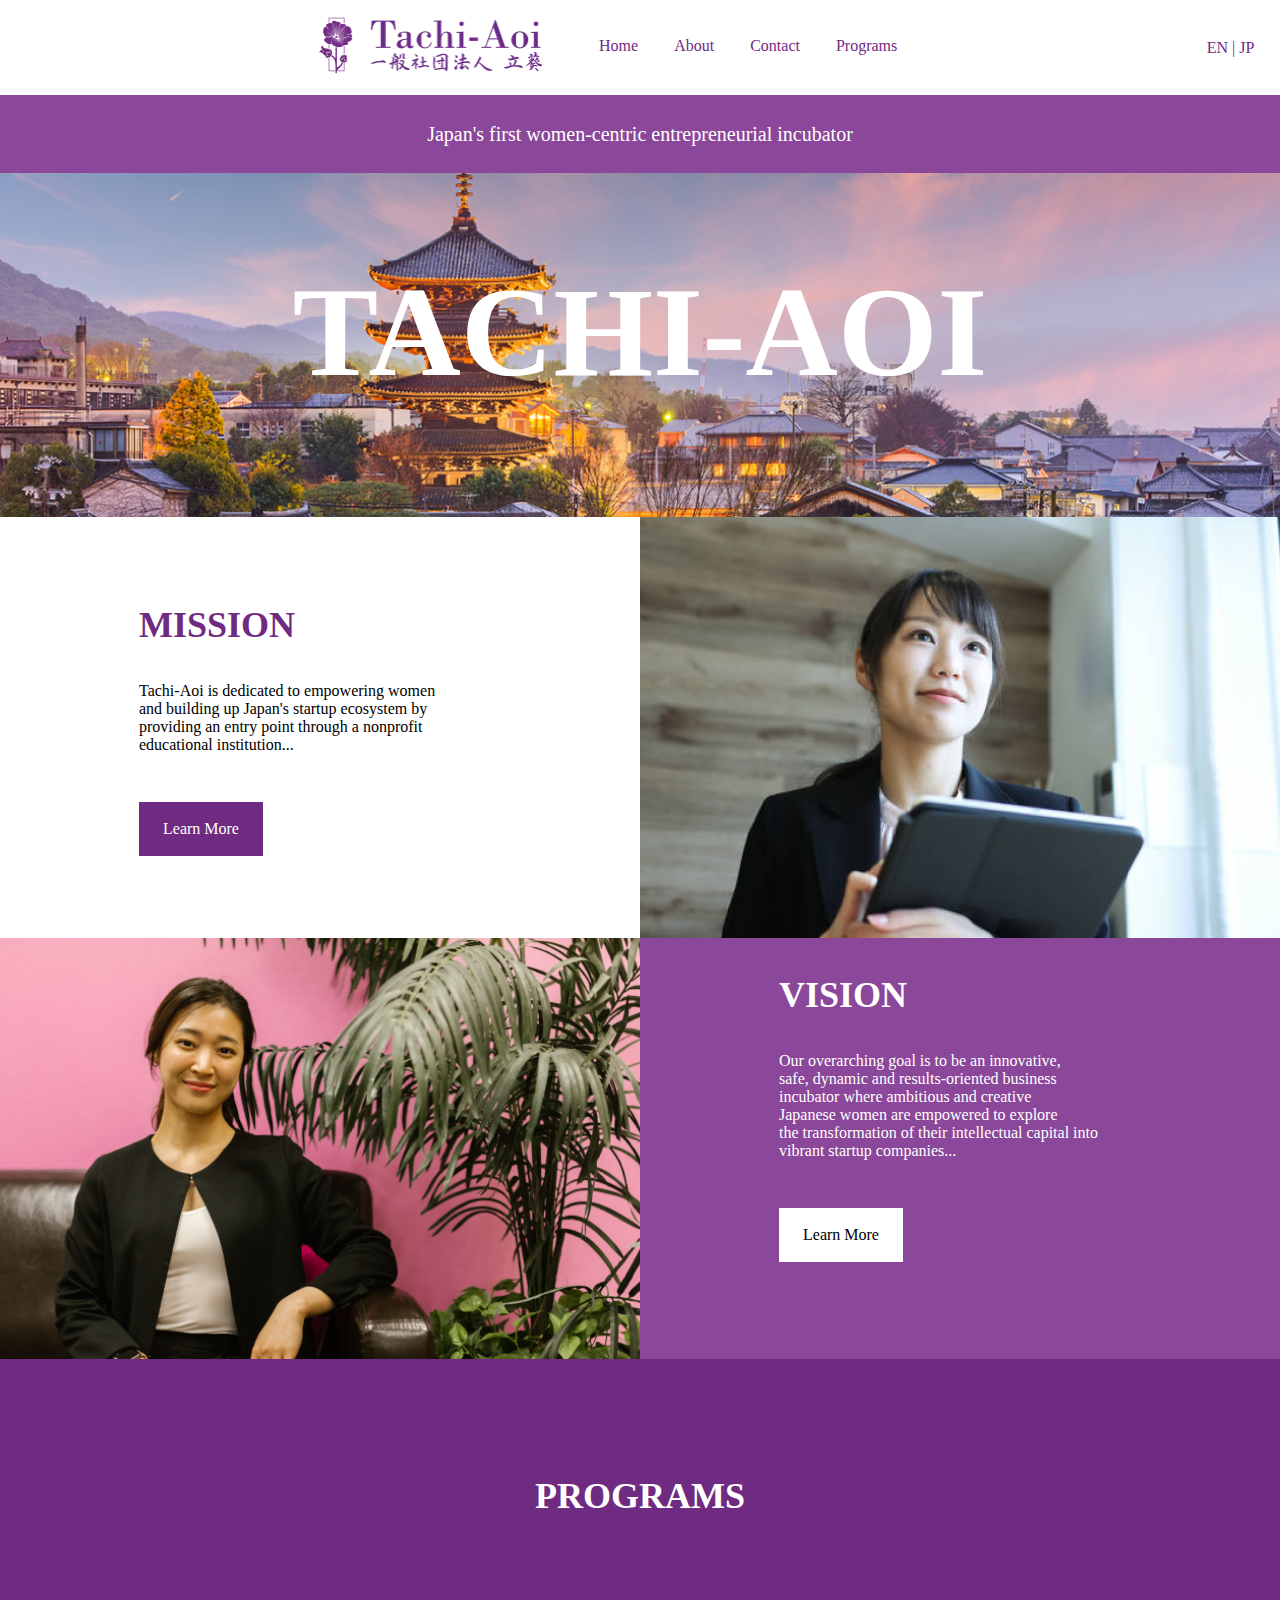
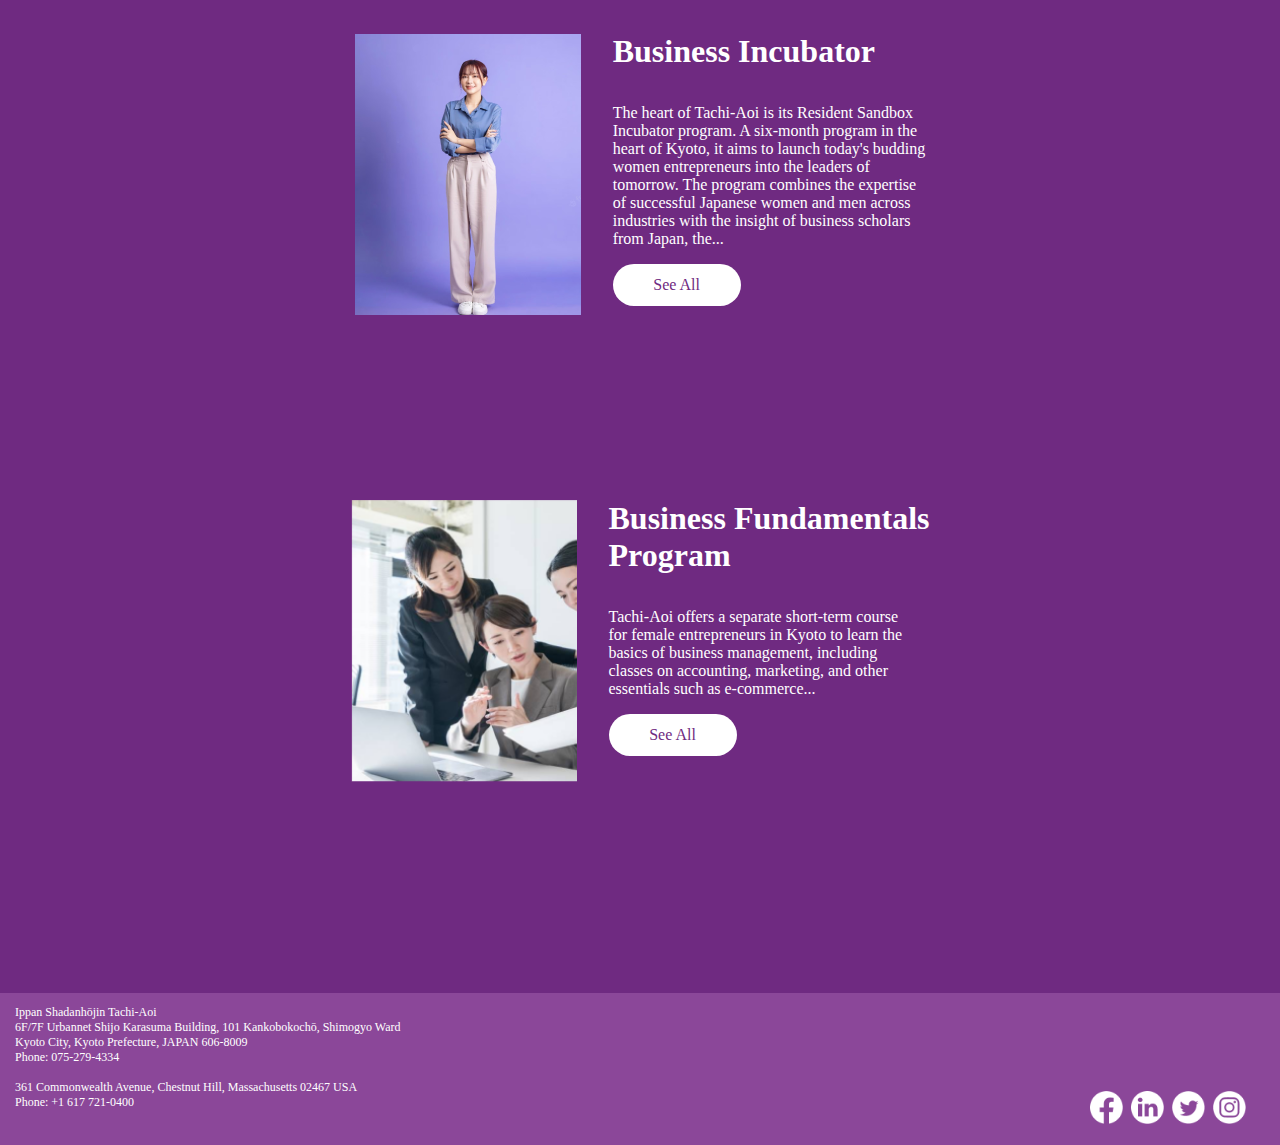
<file: Tachi_Aoi_Site_4/index.html>
<!DOCTYPE html>
<html lang="ja">

<head>
    <meta charset="UTF-8">
    <title>Home</title>
    <link rel="stylesheet" href="Css/style.css">
    <link rel="preconnect" href="https://fonts.googleapis.com">
    <link rel="preconnect" href="https://fonts.gstatic.com" crossorigin>
    <link href="https://fonts.googleapis.com/css2?family=Noto+Sans+JP&display=swap" rel="stylesheet">
</head>

<body>
    <header>
        <div class="nav">
            <div class="nav2">
                <div class="logo">
                    <img src="Images/Tachi_Aoi_Logo-01.png">
                </div>
                <div id="englishContent">
                    <div class="list">
                        <ul>
                            <li><a href="index.html">Home</a></li>
                            <li><a href="About.html">About</a></li>
                            <li><a href="Contact.html">Contact</a></li>
                            <li><a href="Programs.html"> Programs</a></li>

                        </ul>
                    </div>
                </div>
                <div id="japaneseContent" style="display: none;">
                    <div class="list">
                        <ul>
                            <li><a href="Tachi_Aoi_Site/Index.html">ホーム</a></li>
                            <li><a href="Tachi_Aoi_Site/About.html">立葵について</a></li>
                            <li><a href="Tachi_Aoi_Site/Contact.html">お問い合せ</a></li>
                            <li><a href="Tachi_Aoi_Site/Programs.html">プログラム</a></li>

                        </ul>
                    </div>
                </div>




            </div>
            <div class="nav3">
                <button id="toggleButton">EN | JP</button>

            </div>

        </div>
    </header>

    <div class="englishContent">
        <div class="infobar">
            <p>
                Japan's first women-centric entrepreneurial incubator
            </p>

        </div>
    </div>
    <div class="japaneseContent" style="display: none;">
        <div class="infobar">
            <p>
                日本初の女性中心の起業家育成インキュベーター
            </p>

        </div>
    </div>

    <div class="englishContent">
        <div class="parent">
            <div class="skyline">
                <h1>
                    TACHI-AOI
                </h1>
            </div>
        </div>
    </div>

    <div class="japaneseContent" style="display: none;">
        <div class="parent">
            <div class="skyline">
                <h1>
                    立葵
                </h1>
            </div>
        </div>
    </div>


    <div class="section1">
        <div class="content">
            <div class="text">
                <div class="englishContent">
                    <p id="heading">
                        <strong>MISSION</strong>
                    </p>
                </div>
                <div class="japaneseContent" style="display: none;">
                    <p id="heading">
                        <strong>私たちの仕事</strong>
                    </p>
                </div>
                <div class="englishContent">
                    <p>
                        Tachi-Aoi is dedicated to empowering women<br>
                        and building up Japan's startup ecosystem by<br>
                        providing an entry point through a nonprofit<br>
                        educational institution...
                    </p>
                </div>
                <div class="japaneseContent" style="display: none;">
                    <p>
                        立葵は、非営利の教育機関を通じてビジネスチ
                        ャンスへの足がかりを提供することを目的に、
                        女性のエンパワーメントと日本のスタートアップエコシステムの構築に専念しています。。

                    </p>
                </div>

                <div id="button">
                    <div class="englishContent">
                        <p>
                            <a href="Tachi_Aoi_Site/About.html">Learn More</a>
                        </p>
                    </div>
                    <div class="japaneseContent" style="display: none;">
                        <p>
                            <a href="Tachi_Aoi_Site/About.html">もっと詳しく知る</a>
                        </p>
                    </div>

                </div>

            </div>


        </div>
        <div class="office_girl">


        </div>


    </div>
    <div class="section2">


        <div class="content2">
            <div class="text2">
                <div class="englishContent">
                    <p id="heading2">
                        <strong>VISION</strong>
                    </p>
                </div>
                <div class="japaneseContent" style="display: none;">
                    <p id="heading2">
                        <strong>私たちが目指すもの</strong>
                    </p>
                </div>
                <div class="englishContent">
                    <p>
                        Our overarching goal is to be an innovative,<br>
                        safe, dynamic and results-oriented business<br>
                        incubator where ambitious and creative<br>
                        Japanese women are empowered to explore<br>
                        the transformation of their intellectual capital into<br>
                        vibrant startup companies...
                    </p>
                </div>
                <div class="japaneseContent" style="display: none;">
                    <p>

                        私たちの最大の目標は、大志を抱く創造的な日本の女性が<br>
                        彼女たちの知的資本を活気あるスタートアップ企業に変換することを探求できる、<br>
                        革新的で安全でダイナミックで結果重視のビジネスインキュベーターになることです。

                    </p>
                </div>


                <div id="button2">
                    <div class="englishContent">
                        <p>
                            <a href="Tachi_Aoi_Site/About.html">Learn More</a>
                        </p>
                    </div>
                    <div class="japaneseContent" style="display: none;">
                        <p>
                            <a href="Tachi_Aoi_Site/About.html">もっと詳しく知る</a>
                        </p>
                    </div>

                </div>
            </div>
        </div>
        <div class="office_girl2">

        </div>

    </div>

    <div class="programs">

        <div class="heading3">
            <div class="englishContent">
                <p>
                    <strong>PROGRAMS</strong>
                </p>
            </div>
            <div class="japaneseContent" style="display: none;">
                <p>
                    <strong>プログラム</strong>
                </p>
            </div>
        </div>

        <div class="progcont">

            <div class="program1">

                <div class="position">
                    <div class="purple"></div>

                    <div class="text3">
                        <div class="englishContent">
                            <p id="heading3">
                                <strong> Business Incubator</strong>
                            </p>
                        </div>
                        <div class="japaneseContent" style="display: none;">
                            <p id="heading3">
                                <strong> ビジネス・インキュベー<br>ションプログラム</strong>
                            </p>
                        </div>

                        <br>
                        <div>
                            <div class="englishContent">
                                <p>

                                    The heart of Tachi-Aoi is its Resident Sandbox<br>
                                    Incubator program. A six-month program in the<br>
                                    heart of Kyoto, it aims to launch today's budding <br>
                                    women entrepreneurs into the leaders of<br>
                                    tomorrow. The program combines the expertise<br>
                                    of successful Japanese women and men across<br>
                                    industries with the insight of business scholars<br>
                                    from Japan, the...
                                </p>
                            </div>
                            <div class="japaneseContent" style="display: none;">
                                <p>

                                    「立葵」Tachi-Aoiの要は、サンドボックス<br>
                                    (外部から仕切られた環境で自由に遊べる砂)<br>
                                    型インキュベータープログラムです。このサン<br>
                                    ドボックス型プログラムは参加者にアイデアを実験<br>
                                    し、革新的なビジネスアプロ ーチを模索する環境<br>
                                    を提供します。京都の中心地で6か月間行われるこ<br>
                                    のプログラムは、新しく生まれようとする女性起業<br>
                                    家を明日のリーダーに育てることを目指しています。。。
                                </p>
                            </div>

                        </div>

                        <div class="button3">
                            <div class="englishContent">
                                <a href="Programs.html">See All</a>
                            </div>
                            <div class="japaneseContent" style="display: none;">
                                <a href="Programs.html">すべてを見る</a>
                            </div>

                        </div>
                    </div>
                </div>

            </div>
            <div class="program2">

                <div class="position2">
                    <div class="purple2">

                    </div>

                    <div class="text4">
                        <div class="englishContent">
                            <p id="heading4">
                                <strong>Business Fundamentals<br> Program</strong>
                            </p>
                        </div>
                        <div class="japaneseContent" style="display: none;">
                            <p id="heading4">
                                <strong>ビジネス基礎<br>プログラム</strong>
                            </p>
                        </div>

                        <div>
                            <br>
                            <div class="englishContent">
                                <p>
                                    Tachi-Aoi offers a separate short-term course <br>
                                    for female entrepreneurs in Kyoto to learn the<br>
                                    basics of business management, including <br>
                                    classes on accounting, marketing, and other <br>
                                    essentials such as e-commerce...
                                </p>
                            </div>
                            <div class="japaneseContent" style="display: none;">
                                <p>
                                    立葵は、京都の女性起業家がビジネ<br>
                                    ス管理の基礎を学ぶための別途短期コー<br>
                                    スも提供しています。会計やマーケティン<br>
                                    グなどの必須科目や、電子商取引など<br>
                                    の授業が含まれます。。。
                                </p>
                            </div>

                        </div>
                        <div class="englishContent">
                            <div class="button4">

                                <a href="Programs.html">See All</a>
                            </div>
                        </div>

                        <div class="japaneseContent" style="display: none;">
                            <div class="button4">
                                <a href="Programs.html">すべてを見る</a>
                            </div>
                        </div>

                    </div>

                </div>


            </div>


        </div>




    </div>
    <script src="script.js"></script>

</body>
<footer>
    <div class="footer">

        <div class="address">
            <div class="englishContent">
                <p>
                    Ippan Shadanhōjin Tachi-Aoi<br>
                    6F/7F Urbannet Shijo Karasuma Building, 101 Kankobokochō, Shimogyo Ward<br>
                    Kyoto City, Kyoto Prefecture, JAPAN 606-8009<br>
                    Phone: 075-279-4334<br>
                    <br>
                    361 Commonwealth Avenue, Chestnut Hill, Massachusetts 02467 USA<br>
                    Phone: +1 617 721-0400
                </p>
            </div>
            <div class="japaneseContent" style="display: none;">
                <p>
                    一般社団法人 立葵<br>
                    〒600-8009 京都府京都市下京区函谷鉾町101<br>
                    アーバンネット四条烏丸ビル6階・7階<br>
                    電話番号:075-279-4334<br>
                    <br>
                    361 Commonwealth Avenue, Chestnut Hill, Massachusetts 02467 USA<br>
                    電話番号： +1 617 721-0400
                </p>
            </div>


        </div>
        <div id="copyright">

        </div>
        <div>
            <div class="socials">
                <a href="https://www.facebook.com/TachiAoiJP"><img src="Images/Facebook_logo-01.png"></a>
                <a href="https://www.linkedin.com/company/tachi-aoi-jp/"><img src="Images/LinkedIN_Logo-01.png"></a>
                <a><img src="Images/Twitter_Logo-01.png"></a>
                <a href="https://www.instagram.com/tachi_aoi_jp/"><img src="Images/Instagram_Logo-01.png"></a>
            </div>
        </div>

    </div>

</footer>

</html>
</file>
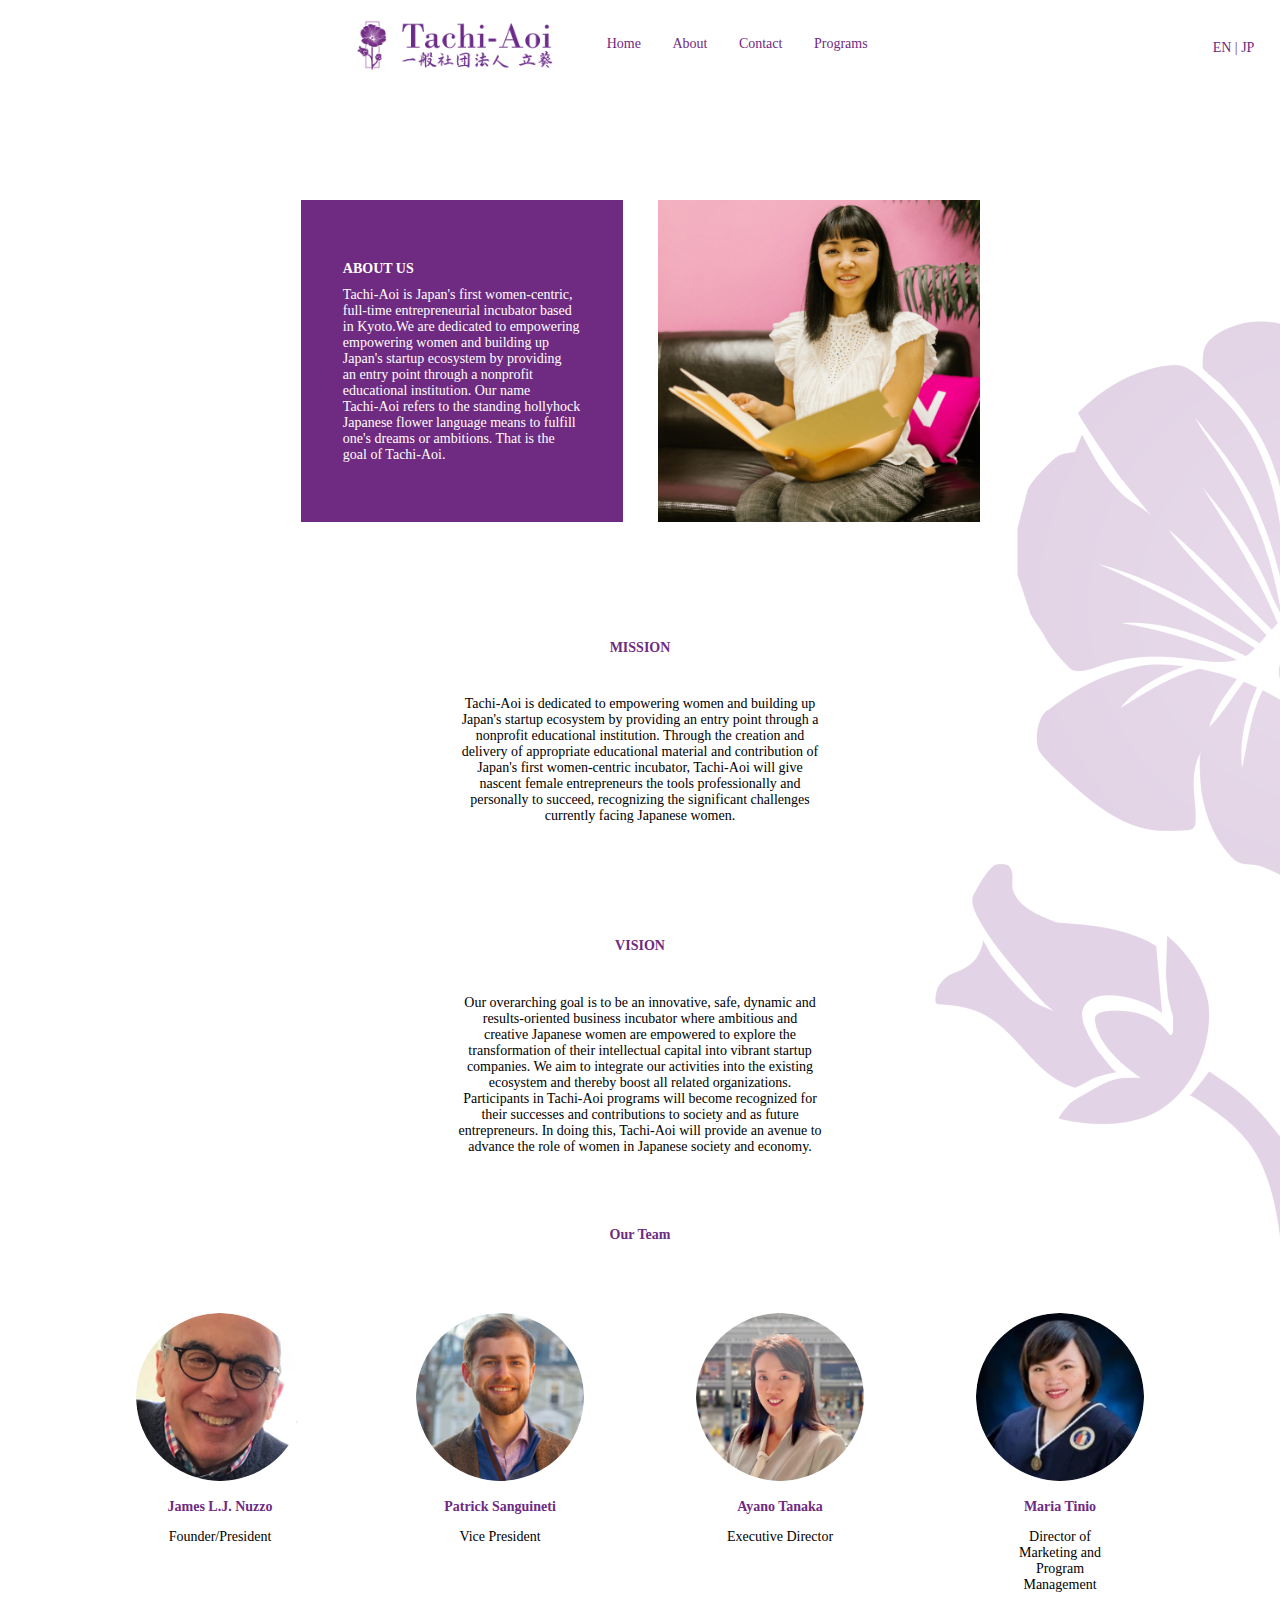
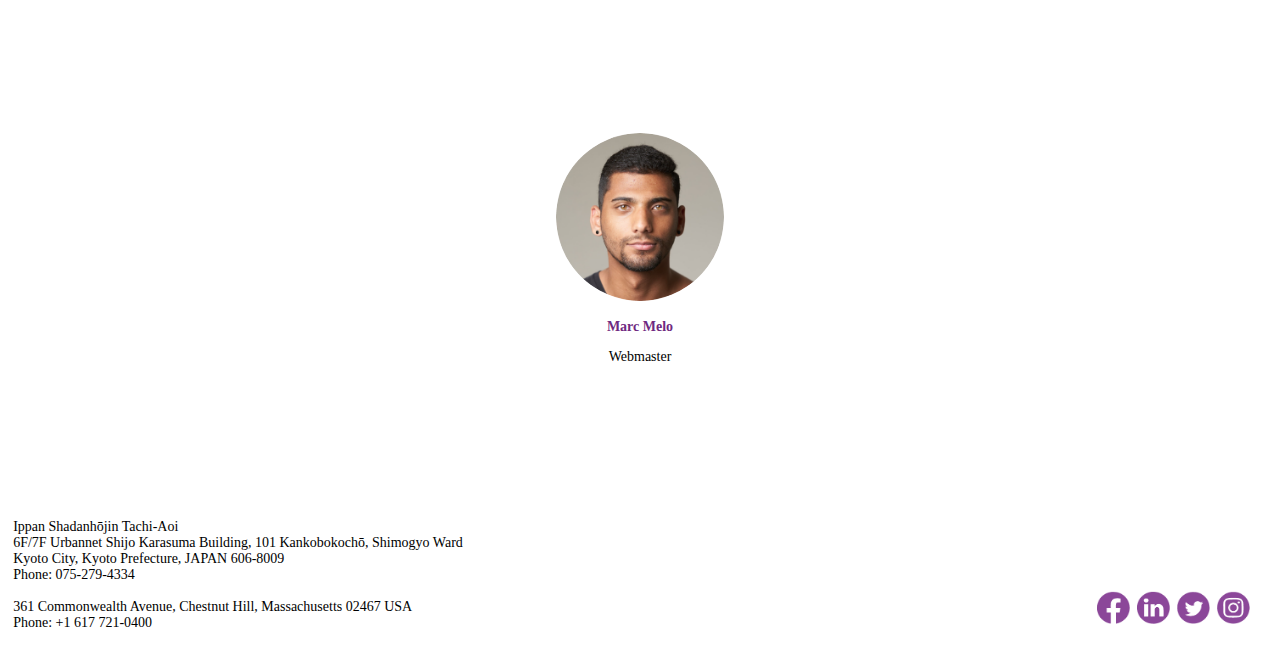
<file: Tachi_Aoi_Site_4/About.html>
<!DOCTYPE html>
<html lang="ja">

<head>
    <meta charset="UTF-8">
    <title>tachi-aoi.jp</title>
    <link rel="stylesheet" href="Css/About.css">
    <meta name="viewport" content="width=device-width, initial-scale=1">
    <link rel="preconnect" href="https://fonts.googleapis.com">
    <link rel="preconnect" href="https://fonts.gstatic.com" crossorigin>
    <link href="https://fonts.googleapis.com/css2?family=Inter&display=swap" rel="stylesheet">
</head>

<header>
    <div class="nav">
        <div class="nav2">
            <div class="logo">
                <img src="Images/Tachi_Aoi_Logo-01.png">
            </div>
            <div id="englishContent">
                <div class="list">
                    <ul>
                        <li><a href="index.html">Home</a></li>
                        <li><a href="About.html">About</a></li>
                        <li><a href="Contact.html">Contact</a></li>
                        <li><a href="Programs.html"> Programs</a></li>

                    </ul>
                </div>
            </div>
            <div id="japaneseContent" style="display: none;">
                <div class="list">
                    <ul>
                        <li><a href="Index.html">ホーム</a></li>
                        <li><a href="About.html">立葵について</a></li>
                        <li><a href="Contact.html">お問い合せ</a></li>
                        <li><a href="Programs.html">プログラム</a></li>

                    </ul>
                </div>
            </div>

        </div>
        <div class="nav3">
            <button id="toggleButton">EN | JP</button>

        </div>

    </div>
</header>

<body>
    <!-- 1st section-->
    <div class="about">

        <div class="box">

            <div class="text">

                <div class="englishContent">
                    <p id="para">
                    <h1>

                        <strong>ABOUT US</strong>

                    </h1>

                    Tachi-Aoi is Japan's first women-centric,<br>
                    full-time entrepreneurial incubator based<br>
                    in Kyoto.We are dedicated to empowering <br>
                    empowering women and building up<br>
                    Japan's startup ecosystem by providing<br>
                    an entry point through a nonprofit<br>
                    educational institution. Our name <br>
                    Tachi-Aoi refers to the standing hollyhock <br>
                    Japanese flower language means to fulfill<br>
                    one's dreams or ambitions. That is the<br>
                    goal of Tachi-Aoi.


                    </p>
                </div>
                <div class="japaneseContent" style="display: none;">
                    <p>

                    <h1>

                        <strong>立葵について</strong>

                    </h1>

                    一般社団法人 立葵（たちあおい）は京都<br>を拠点とする日本初の女性中心の起業家育成
                    インキュベーターです。私たちは、<br>非営利教育機関を通じて入口を提供することで、
                    「女性のエンパワーメント」 と<br>「日本のスタートアップエコシステム」 の構築に専念します。
                    私たちの名前、「立葵」の花言葉 は「夢や大志を叶え<br>る」です。それが立葵のゴールです。
                    </p>
                </div>


            </div>

        </div>

        <div class="image">

            <img src="Images/Pink_Girl2.png">

        </div>
    </div>

    <img class="BG" src="./Flower_BG.png">

    <!-- 2nd section-->
    <div class="text2">
        <div class="englishContent">
            <h1><strong>MISSION</strong></h1>
        </div>
        <div class="japaneseContent" style="display: none;">
            <h1><strong>私たちの仕事</strong></h1>
        </div>

        <br>
        <div class="englishContent">
            <p>
                Tachi-Aoi is dedicated to empowering women and building up<br>
                Japan's startup ecosystem by providing an entry point through a<br>
                nonprofit educational institution. Through the creation and<br>
                delivery of appropriate educational material and contribution of<br>
                Japan's first women-centric incubator, Tachi-Aoi will give<br>
                nascent female entrepreneurs the tools professionally and<br>
                personally to succeed, recognizing the significant challenges<br>
                currently facing Japanese women.
            </p>
        </div>
        <div class="japaneseContent" style="display: none;">
            <p>
                立葵は、非営利の教育機関を通じてビジネスチャンスへの足がかりを提供することを目的に、<br>
                女性のエンパワーメントと日本のスタートアップエコシステムの構築に専念しています。<br>
                そのための教育環境の構築と提供、そして日本初の女性中心のインキュベーターへの貢献を通<br>
                じて、立葵は、⽇本⼥性が現在直面している重大な課題を認識しながら、新進⼥性起業家に、<br>
                プロフェッショナルとして、また人生において成功するためのツールを提供します。<br>
            </p>
        </div>



    </div>

    <!-- 3rd section-->
    <div class="text3">

        <div class="englishContent">
            <h1><strong>VISION</strong></h1>
        </div>
        <div class="japaneseContent" style="display: none;">
            <h1><strong>私たちが目指すもの</strong></h1>
        </div>

        <br>
        <div class="englishContent">
            <p>
                Our overarching goal is to be an innovative, safe, dynamic and<br>
                results-oriented business incubator where ambitious and<br>
                creative Japanese women are empowered to explore the<br>
                transformation of their intellectual capital into vibrant startup<br>
                companies. We aim to integrate our activities into the existing<br>
                ecosystem and thereby boost all related organizations.<br>
                Participants in Tachi-Aoi programs will become recognized for<br>
                their successes and contributions to society and as future<br>
                entrepreneurs. In doing this, Tachi-Aoi will provide an avenue to<br>
                advance the role of women in Japanese society and economy.
            </p>
        </div>
        <div class="japaneseContent" style="display: none;">
            <p>
                私たちの最大の目標は、大志を抱く創造的な日本の女性が、彼女たちの知的資本を活気あるス<br>
                タートアップ企業に変換することを探求できる、革新的で安全でダイナミックで結果重視のビ<br>
                ジネスインキュベーターになることです。私たちは、既存のエコシステムに私たちの活動を統<br>
                合し、関連するすべての組織の後押しをすることを目指しています。立葵のプログラム参加者<br>
                は、その成功と社会への貢献により、将来、起業家として認められるようになります。そうす<br>
                ることで、立葵は、日本の社会と経済における女性の役割を前進させる道を提供します。<br>
            </p>
        </div>


    </div>

    <!-- 4th section-->

    <div class="team">

        <div>
            <div class="englishContent">
                <h1><strong>Our Team</strong></h1>
            </div>
            <div class="japaneseContent" style="display: none;">
                <h1><strong>私たちのチーム</strong></h1>
            </div>


        </div>

        <div class="photos">

            <div id="photo1">
                <img src="Images/James_Nuzzo_PFP.png">
                <div class="englishContent">
                    <h3>James L.J. Nuzzo</h3>
                    <p>Founder/President</p>
                </div>
                <div class="japaneseContent" style="display: none;">
                    <h3>ジェームズ ヌッツォ</h3>
                    <p>理事長／医師／弁護士</p>
                </div>
            </div>

            <div id="photo1">
                <img src="Images/Patrick_PFP.png">
                <div class="englishContent">
                    <h3>Patrick Sanguineti</h3>
                    <p>Vice President</p>
                </div>
                <div class="japaneseContent" style="display: none;">
                    <h3>パトリック サングイネティ</h3>
                    <p>副理事長</p>
                </div>

            </div>

            <div id="photo1">
                <img src="Images/Ayano_PFP.png">
                <div class="englishContent">
                    <h3>Ayano Tanaka</h3>
                    <p>Executive Director</p>
                </div>
                <div class="japaneseContent" style="display: none;">
                    <h3>田中 綾乃</h3>
                    <p>事務局長</p>
                </div>
            </div>

            <div id="photo1">
                <img src="Images/Maria_PFP.png">
                <div class="englishContent">
                    <h3>Maria Tinio</h3>
                    <p>
                        Director of<br>
                        Marketing and<br>
                        Program<br>
                        Management</p>
                </div>
                <div class="japaneseContent" style="display: none;">
                    <h3>マリア ヴィクトリア ティーニョ</h3>
                    <p>
                        マーケティング／プ<br>
                        ログラム・ディレク<br>
                        ター<br></p>
                </div>

            </div>

            <div id="photo1">
                <img src="Images/Marc_PFP (2).png">
                <div class="englishContent">
                    <h3>Marc Melo</h3>
                    <p>Webmaster</p>
                </div>
                <div class="japaneseContent" style="display: none;">
                    <h3>マーク メロ</h3>
                    <p>ウェブマスター</p>
                </div>

            </div>



        </div>

    </div>
    <script src="script.js"></script>

</body>

<footer>
    <div class="footer">

        <div class="address">
            <div class="englishContent">
                <p>
                    Ippan Shadanhōjin Tachi-Aoi<br>
                    6F/7F Urbannet Shijo Karasuma Building, 101 Kankobokochō, Shimogyo Ward<br>
                    Kyoto City, Kyoto Prefecture, JAPAN 606-8009<br>
                    Phone: 075-279-4334<br>
                    <br>
                    361 Commonwealth Avenue, Chestnut Hill, Massachusetts 02467 USA<br>
                    Phone: +1 617 721-0400
                </p>
            </div>
            <div class="japaneseContent" style="display: none;">
                <p>
                    一般社団法人 立葵<br>
                    〒600-8009 京都府京都市下京区函谷鉾町101<br>
                    アーバンネット四条烏丸ビル6階・7階<br>
                    電話番号:075-279-4334<br>
                    <br>
                    361 Commonwealth Avenue, Chestnut Hill, Massachusetts 02467 USA<br>
                    電話番号： +1 617 721-0400
                </p>
            </div>


        </div>
        <div id="copyright">

        </div>
        <div>
            <div class="socials">
                <a href="https://www.facebook.com/TachiAoiJP"><img src="Images/Facebook_Logo_Purple.png"></a>
                <a href="https://www.linkedin.com/company/tachi-aoi-jp/"><img src="Images/Linkedin_Logo_Purple.png"></a>
                <a><img src="Images/Twitter_Logo_Purple.png"></a>
                <a href="https://www.instagram.com/tachi_aoi_jp/"><img src="Images/Instagram_Logo_Purple.png"></a>
            </div>
        </div>

    </div>

</footer>

</html>
</file>
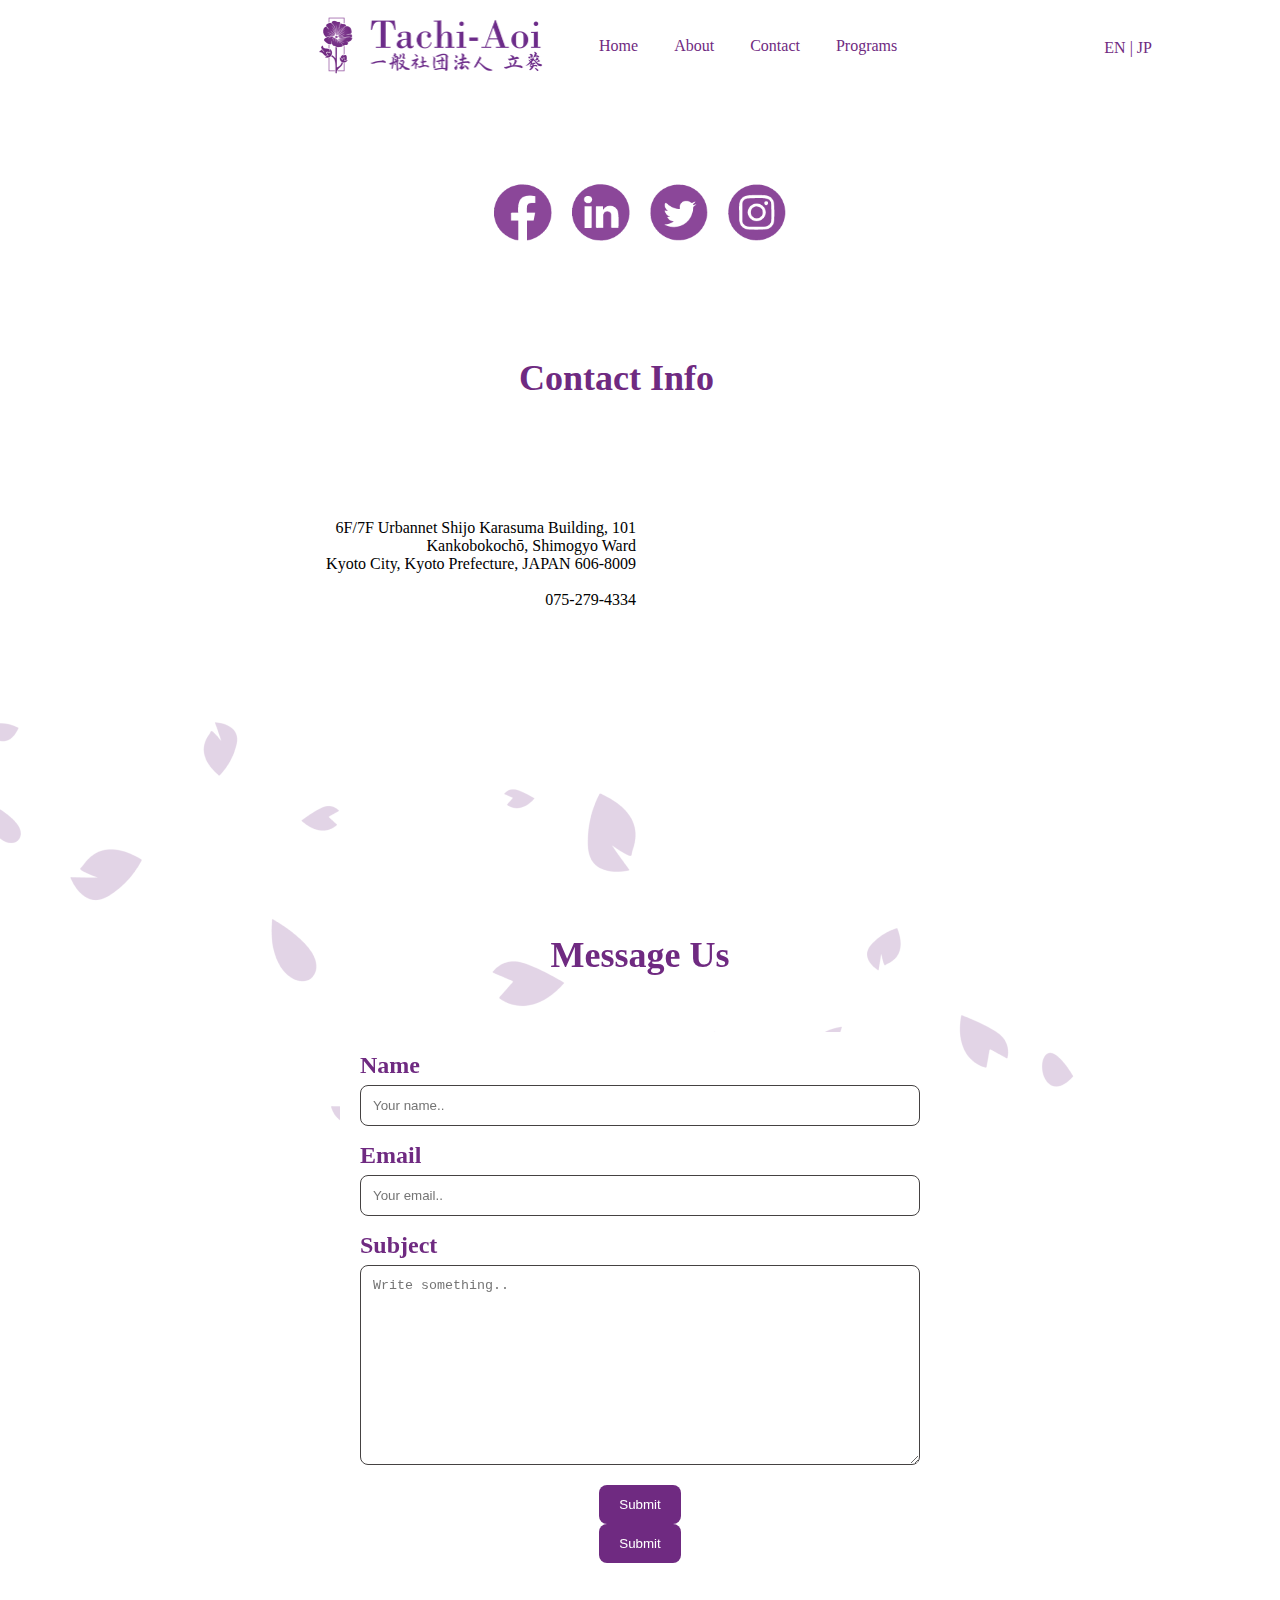
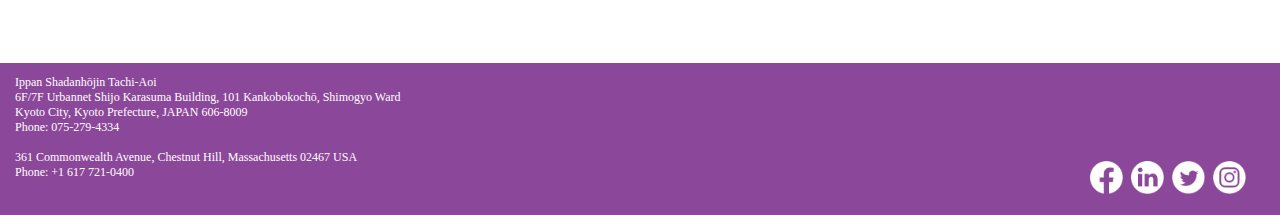
<file: Tachi_Aoi_Site_4/Contact.html>
<!DOCTYPE html>
<html lang="ja">

<head>
    <meta charset="UTF-8">
    <title>Contact</title>
    <link rel="stylesheet" href="Css/Contact.css">
    <meta name="viewport" content="width=device-width, initial-scale=1">
    <link rel="preconnect" href="https://fonts.googleapis.com">
    <link rel="preconnect" href="https://fonts.gstatic.com" crossorigin>
    <link href="https://fonts.googleapis.com/css2?family=Noto+Sans+JP&display=swap" rel="stylesheet">
</head>

<header>
    <div class="nav">
        <div class="nav2">
            <div class="logo">
                <img src="Images/Tachi_Aoi_Logo-01.png">
            </div>
            <div id="englishContent">
                <div class="list">
                    <ul>
                        <li><a href="index.html">Home</a></li>
                        <li><a href="About.html">About</a></li>
                        <li><a href="Contact.html">Contact</a></li>
                        <li><a href="Programs.html"> Programs</a></li>

                    </ul>
                </div>
            </div>
            <div id="japaneseContent" style="display: none;">
                <div class="list">
                    <ul>
                        <li><a href="Index.html">ホーム</a></li>
                        <li><a href="About.html">立葵について</a></li>
                        <li><a href="Contact.html">お問い合せ</a></li>
                        <li><a href="Programs.html">プログラム</a></li>

                    </ul>
                </div>
            </div>

        </div>
        <div class="nav3">
            <button id="toggleButton">EN | JP</button>

        </div>

    </div>
</header>

<body>

    <div class="section1">

        <div class="images">

            <a href="https://www.facebook.com/TachiAoiJP"><img src="Images/Facebook_Logo_Purple.png"></a>
            <a href="https://www.linkedin.com/company/tachi-aoi-jp/"><img src="Images/Linkedin_Logo_Purple.png"></a>
            <img src="Images/Twitter_Logo_Purple.png">
            <a href="https://www.instagram.com/tachi_aoi_jp/"><img src="Images/Instagram_Logo_Purple.png"></a>
        </div>

    </div>

    <div class="section2">

        <div class="type1">
            <div class="englishContent">
                <h1><strong>Contact Info</strong></h1>
            </div>
            <div class="japaneseContent" style="display: none;">
                <h1><strong>連絡先情報</strong></h1>
            </div>


        </div>

        <div class="Map">
            <div class="type">
                <div class="englishContent">
                    <p>6F/7F Urbannet Shijo Karasuma Building, 101 Kankobokochō, Shimogyo Ward<br>
                        Kyoto City, Kyoto Prefecture, JAPAN 606-8009<br>
                        <br>
                        075-279-4334
                    </p>
                </div>
                <div class="japaneseContent" style="display: none;">
                    <p>〒600-8009 京都府京都市下京区函谷鉾町101<br>
                        アーバンネット四条烏丸ビル6階・7階<br>
                        075-279-4334<br>
                    </p>
                </div>

            </div>

            <div class="iframe">
                <iframe src="https://www.google.com/maps/embed?pb=!1m18!1m12!1m3!1d3268.114325963312!2d135.75400839121497!3d35.00384314679839!2m3!1f0!2f0!3f0!
                3m2!1i1024!2i768!4f13.1!3m3!1m2!1s0x6001089bb699b3e7%3A0x28343a3289cadd53!2sKankobokocho%2C%20Shimogyo%20Ward%2C%20Kyoto%2C%20600-8009%2C%20
                Japan!5e0!3m2!1sen!2sus!4v1696619574780!5m2!1sen!2sus" width="291" height="291" style="border:0;"
                    allowfullscreen="" loading="lazy" referrerpolicy="no-referrer-when-downgrade"></iframe>
            </div>

        </div>

    </div>

    <img class="BG" src="Images/Petals_BG.png">

    <div class="message">
        <div class="englishContent">
            <h1><strong>Message Us</strong></h1>
        </div>
        <div class="japaneseContent" style="display: none;">
            <h1><strong>メッセージをお送りください</strong></h1>
        </div>




        <div class="container">
            <form id="contactForm" action="send_email.php" method="post">

                <div class="container1">
                    <div class="englishContent">
                        <label for="name">Name</label>
                    </div>
                    <div class="japaneseContent" style="display: none;">
                        <label for="japaneseName">名前</label>
                    </div>


                </div>
                <div class="englishContent">
                    <input type="text" id="name" name="name" placeholder="Your name..">
                </div>
                <div class="japaneseContent" style="display: none;">
                    <input type="text" id="japaneseName" name="japaneseName" placeholder="あなたの名前..">
                </div>



                <div class="container1">
                    <div class="englishContent">
                        <label for="email">Email</label>
                    </div>
                    <div class="japaneseContent" style="display: none;">
                        <label for="japaneseEmail">Eメール</label>
                    </div>


                </div>
                <div class="englishContent">
                    <input type="email" id="email" name="email" placeholder="Your email..">
                </div>
                <div class="japaneseContent" style="display: none;">
                    <input type="email" id="japaneseEmail" name="japaneseEmail" placeholder="あなたのメールアドレス..">
                </div>



                <div class="container1">
                    <div class="englishContent">
                        <label for="subject">Subject</label>
                    </div>
                    <div class="japaneseContent" style="display: none;">
                        <label for="japaneseSubject">主題</label>
                    </div>

                </div>
                <div class="englishContent">
                    <textarea id="subject" name="subject"  placeholder="Write something.."
                        style="height:200px"></textarea>
                </div>
                <div class="japaneseContent" style="display: none;">
                    <textarea id="japaneseSubject" name="japaneseSubject" placeholder="何かを書く.." style="height:200px"></textarea>
                </div>

                <div class="englishContent">
                    <input type="submit" value="Submit">
                </div>

                <div class="japaneseContent">
                    <input type="submit" value="Submit">
                </div>




            </form>

            <!--

            <script src="https://smtpjs.com/v3/smtp.js"></script>
            <script>
                function sendEmail(){
                    Email.send({
                    Host : "smtp.elasticemail.com",
                    Username : "marcmelodesign@gmail.com",
                    Password : "isdakfmxemkslquy",
                    SecureToken : "C973D7AD-F097-4B95-91F4-40ABC5567812",
                    To : 'linxofficial@gmail.com',
                    From : document.getElementById("email").value,
                    Subject : "New Contact form",
                    Body : "And this is the body"
                    }).then(
                    message => alert(message)
                    );
                }
            </script>
            -->

        </div>



    </div>

    <script src="script.js"></script>
</body>

<footer>
    <div class="footer">

        <div class="address">
            <div class="englishContent">
                <p>
                    Ippan Shadanhōjin Tachi-Aoi<br>
                    6F/7F Urbannet Shijo Karasuma Building, 101 Kankobokochō, Shimogyo Ward<br>
                    Kyoto City, Kyoto Prefecture, JAPAN 606-8009<br>
                    Phone: 075-279-4334<br>
                    <br>
                    361 Commonwealth Avenue, Chestnut Hill, Massachusetts 02467 USA<br>
                    Phone: +1 617 721-0400
                </p>
            </div>
            <div class="japaneseContent" style="display: none;">
                <p>
                    一般社団法人 立葵<br>
                    〒600-8009 京都府京都市下京区函谷鉾町101<br>
                    アーバンネット四条烏丸ビル6階・7階<br>
                    電話番号:075-279-4334<br>
                    <br>
                    361 Commonwealth Avenue, Chestnut Hill, Massachusetts 02467 USA<br>
                    電話番号： +1 617 721-0400
                </p>
            </div>


        </div>
        <div id="copyright">

        </div>
        <div>
            <div class="socials">
                <a href="https://www.facebook.com/TachiAoiJP"><img src="Images/Facebook_logo-01.png"></a>
                <a href="https://www.linkedin.com/company/tachi-aoi-jp/"><img src="Images/LinkedIN_Logo-01.png"></a>
                <a><img src="Images/Twitter_Logo-01.png"></a>
                <a href="https://www.instagram.com/tachi_aoi_jp/"><img src="Images/Instagram_Logo-01.png"></a>
            </div>
        </div>

    </div>

</footer>

</html>
</file>
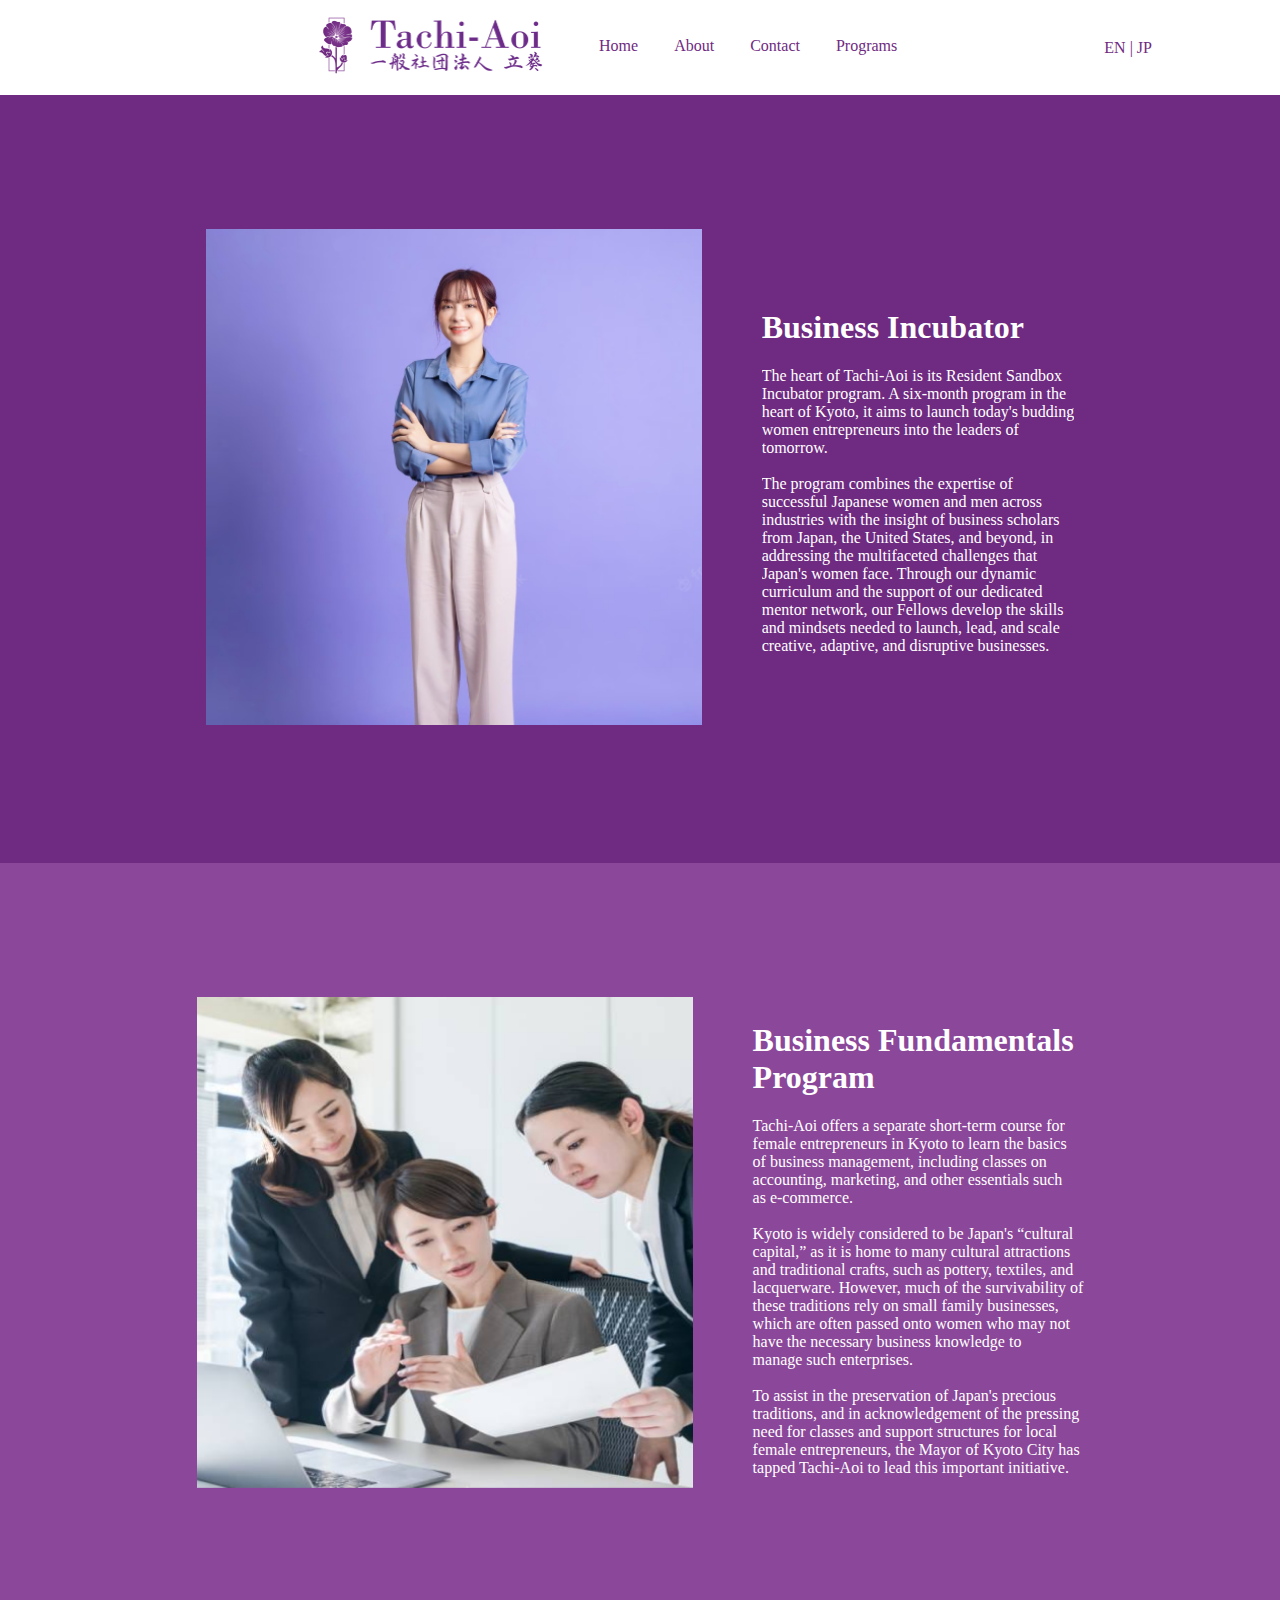
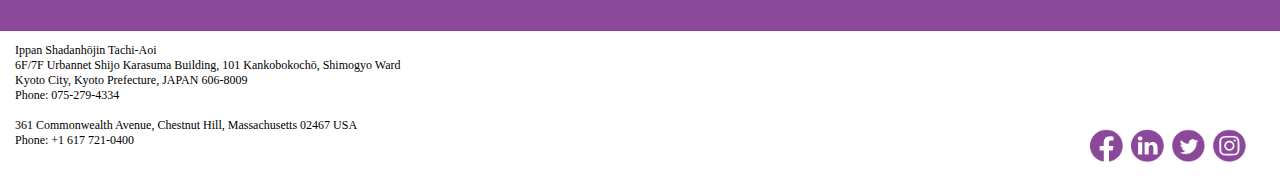
<file: Tachi_Aoi_Site_4/Programs.html>
<!DOCTYPE html>
<html lang="ja">
  <head>
    <meta charset="UTF-8">
    <title>tachi-aoi.jp</title>
    <link rel="stylesheet" href="Css/Programs.css">
    <meta name="viewport" content="width=device-width, initial-scale=1">
    <link rel="preconnect" href="https://fonts.googleapis.com">
<link rel="preconnect" href="https://fonts.gstatic.com" crossorigin>
<link href="https://fonts.googleapis.com/css2?family=Noto+Sans+JP&display=swap" rel="stylesheet">
  </head>

  

<body>
    <header>
        <div class="nav">
            <div class="nav2">
                <div class="logo">
                    <img src="Images/Tachi_Aoi_Logo-01.png" >
                </div>
            <div id="englishContent">
                <div class="list">
                    <ul>
                        <li><a href="index.html">Home</a></li>
                        <li><a href="About.html">About</a></li>
                        <li><a href="Contact.html">Contact</a></li>
                        <li><a  href="Programs.html"> Programs</a></li>
    
                    </ul>
                </div>
            </div>
            <div id="japaneseContent" style="display: none;">
                <div class="list">
                    <ul>
                        <li><a href="Index.html">ホーム</a></li>
                        <li><a href="About.html">立葵について</a></li>
                        <li><a href="Contact.html">お問い合せ</a></li>
                        <li><a  href="Programs.html">プログラム</a></li>
               
                    </ul>    
                </div>
            </div>
                
               
            </div>
            
            <div class="nav3">
                <button id="toggleButton">EN | JP</button>
    
            </div>
        </div>
        
    </header>

    <!--Section 1-->

    <div class="section1">

        <div class="photo1">

            <img src="Images/Purple_Gilr_Square_01.png">

        </div>

        <div class="text1">
            <div class="englishContent">
                <h1><strong>Business Incubator</strong></h1>
            </div>
            <div class="japaneseContent" style="display: none;">
                <h1><strong>ビジネス・インキュベーションプログラム</strong></h1>
            </div>

           

            <div class="englishContent">
                <p>
                    The heart of Tachi-Aoi is its Resident Sandbox<br>
                    Incubator program. A six-month program in the<br>
                    heart of Kyoto, it aims to launch today's budding<br>
                    women entrepreneurs into the leaders of<br>
                    tomorrow.
                    <br>
                    <br>
                    The program combines the expertise of<br>
                    successful Japanese women and men across<br>
                    industries with the insight of business scholars<br>
                    from Japan, the United States, and beyond, in<br>
                    addressing the multifaceted challenges that<br>
                    Japan's women face. Through our dynamic<br>
                    curriculum and the support of our dedicated<br>
                    mentor network, our Fellows develop the skills<br>
                    and mindsets needed to launch, lead, and scale<br>
                    creative, adaptive, and disruptive businesses.
                </p>

            </div>
            <div class="japaneseContent" style="display: none;">
                <p>
                    「立葵」Tachi-Aoiの要は、サンドボックス（外部から仕切ら<br>
                    れた環境で自由に遊べる砂場）型インキュベータープログラムです。<br>
                    このサンドボックス型プログラムは、参加者にアイデアを実験し、<br>
                    革新的なビジネスアプローチを模索する環境を提供します。<br>
                    京都の中心地で6か月間行われるこのプログラムは、<br>
                    新しく生まれようとする女性起業家を明日のリーダーに育てることを目指しています。
                    <br>
                    <br>
                    このプログラムでは、さまざまな業界で成功した日本人の女性と男性の専門知識と、<br>
                    日本やアメリカなどのビジネス学者の洞察力を組み合わせて、<br>
                    日本の女性が直面する多面的な課題に取り組んでいます。ダイナ<br>
                    ミックなカリキュラムと献身的なメンターネットワークの支援を通して、<br>
                    フェローたちは新たなビジネスアイデアを創造し、市場で成功するために必要なス<br>
                    キルとマインドセットを身につけます。
    
                </p>
            </div>

        </div>

    </div>

    <!--Section 2-->

    <div class="section2">

        <div class="photo2">

            <img src="Images/3_office_girls_Box_01.png">

        </div>

        <div class="text2">
            <div class="englishContent">
                <h1><strong>Business Fundamentals<br> Program</strong></h1>
            </div>
            <div class="japaneseContent" style="display: none;">
                <h1><strong>ビジネス基礎プログラム</strong></h1>
            </div>

            

            <div class="englishContent">
                <p>
                    Tachi-Aoi offers a separate short-term course for<br>
                    female entrepreneurs in Kyoto to learn the basics<br>
                    of business management, including classes on<br>
                    accounting, marketing, and other essentials such<br>
                    as e-commerce.
                    <br>
                    <br>
                    Kyoto is widely considered to be Japan's “cultural<br>
                    capital,” as it is home to many cultural attractions<br>
                    and traditional crafts, such as pottery, textiles, and<br>
                    lacquerware. However, much of the survivability of<br>
                    these traditions rely on small family businesses,<br>
                    which are often passed onto women who may not<br>
                    have the necessary business knowledge to<br>
                    manage such enterprises.
                    <br>
                    <br>
                    To assist in the preservation of Japan's precious<br>
                    traditions, and in acknowledgement of the pressing<br>
                    need for classes and support structures for local<br>
                    female entrepreneurs, the Mayor of Kyoto City has<br>
                    tapped Tachi-Aoi to lead this important initiative.
    
                </p>
            </div>
            <div class="japaneseContent" style="display: none;">
                <p>
                    立葵は、京都の女性起業家がビジネス管理<br>
                    の基礎を学ぶための別途短期コースも提供しています。<br>
                    会計やマーケティングなどの必須科目や、<br>
                    電子商取引などの授業が含まれます。
                    <br>
                    <br>
                    京都は日本の「文化の都」と広く考えられており、陶器や織物、<br>
                    漆器などの伝統工芸品や文化的な魅力が多くあります。しかし、<br>
                    これらの伝統の生き残りは小規模な家族経営に依存しており、<br>
                    その多くは必要なビジネス知識を持たない女性に引き継がれています。
                    <br>
                    <br>
                    日本の貴重な伝統を保存するために、そして地元の女性起業家に対す<br>
                    る授業や支援構造の必要性を認識して、京都市長は立葵にこの重要な取<br>
                    り組みを率いるよう依頼しました。
    
    
                </p>
            </div>
           
        </div>

    </div>
<script src="script.js"></script>
</body>

<footer>
    <div class="footer">
       
        <div class="address">
            <div class="englishContent">
                <p>
                    Ippan Shadanhōjin Tachi-Aoi<br>
                    6F/7F Urbannet Shijo Karasuma Building, 101 Kankobokochō, Shimogyo Ward<br>
                    Kyoto City, Kyoto Prefecture, JAPAN 606-8009<br>
                    Phone: 075-279-4334<br>
                    <br>
                    361 Commonwealth Avenue, Chestnut Hill, Massachusetts 02467 USA<br>
                    Phone: +1 617 721-0400
                    </p>
            </div>
            <div class="japaneseContent" style="display: none;">
                        <p>
                            一般社団法人 立葵<br>
                            〒600-8009 京都府京都市下京区函谷鉾町101<br>
                            アーバンネット四条烏丸ビル6階・7階<br>
                            電話番号:075-279-4334<br>
                        <br>
                        361 Commonwealth Avenue, Chestnut Hill, Massachusetts 02467 USA<br>
                        電話番号： +1 617 721-0400
                        </p>
            </div>
            
            
        </div>
        <div id="copyright">

        </div>
        <div>
            <div class="socials">
            <a href="https://www.facebook.com/TachiAoiJP"><img src="Images/Facebook_Logo_Purple.png"></a>
            <a href="https://www.linkedin.com/company/tachi-aoi-jp/"><img src="Images/Linkedin_Logo_Purple.png"></a>
            <a><img src="Images/Twitter_Logo_Purple.png"></a>
            <a href="https://www.instagram.com/tachi_aoi_jp/"><img src="Images/Instagram_Logo_Purple.png"></a>
        </div>
        </div>
        
    </div>
    
</footer>
</html>
</file>
<file: Tachi_Aoi_Site_4/Css/style.css>
@font-face {
  font-family: 'Hiragino Kaku Gothic Std W8';
  src: url('Hiragino Kaku Gothic Std W8.otf') format('opentype');
  /* Add additional src formats if necessary */
  font-weight: normal;
  font-style: normal;
}

button{
  background-color: transparent;
  border: none;
  margin: 0;
  padding: 0;
  text-align: inherit;
  font: inherit;
  border-radius: 0;
  appearance: none;
  color:#6F2A81;
}


a { 
  color: inherit;
  text-decoration: none;
} 
body{
  margin:auto;
  height: auto;
  width: 100%;
}
footer{
  height: auto;
  width: 100%;
}

header {
    background-color: #FFF;
    margin: 0 0;
  }



/* Navigation Bar*/
.nav{
  width:auto;
  height: 95px;
  text-align: center;
  display: flex;
}

/* Navigation Bar Styling */
.nav2{
  margin: auto;
  height: 100%;
  display: flex;
}
.list{
  margin: auto;
  height: 95px;
  line-height: 60px;
}

.list li{
 display: inline;
 color:#6F2A81;
 padding: 0 1em;
}

.logo{
  margin:auto;
}

.logo img{
  width: 14rem;
  height: auto;
  align-items: center;
}

.nav3{
  float: right;
  display: inline;
  color:#6F2A81; 
  margin: auto 0;
  position: relative;
  right: 10%;
}

  /*body content*/

  .infobar{
    width: 100%;
    height: 78px;
    background-color: #8B4799;
    color: white;
    font-size: 1.25em;
    display: flex;
  }

  .infobar p {
    margin: auto;
    
  }
  .parent{
    margin: 0;
    Padding: 0;
    
    height: 21.5rem;
    display: flex;

  }

  /*image*/

  .skyline {
    background-image: url("../Images/Kyoto.png");
    height: 100%;
    width: 100%;
    background-repeat: no-repeat;
    background-size: cover;
    text-align: center;
  }
  
  .skyline h1{
    color: #fff;
    font-size: 8rem;
  }

  
/* Section 1 */
.section1{
  width: auto;
  height: 421px;
  display: flex;
  flex-wrap: wrap;

}


.content {
  width: 50%;
  margin: auto;
}

#heading{
  font-size: 36px;
  color:#6F2A81;
}

.text{
  width: 362px;
  
  margin:auto;
}


#button{
  background-color: #6F2A81; 
border: none;
color: white;
padding: .125rem 1.5rem;
text-align: center;
text-decoration: none;
display: inline-flex;
margin: 2rem 0;

}


.office_girl{
  float: right;
  height: 421px;
  width: 50%;
  background-image: url(../Images/istockphoto-1330249622-612x612\ 1.png);
  background-size: cover;
  
  
}

/* section 2*/
.section2{
  width: 100%;
  height: 421px;
  background-color: #8B4799;
  display: flex;
}

.office_girl2{
  position:absolute;
  float: left;
  height: 421px;
  width: 50%;
  background-image: url(../Images/sakuraco_japanese-woman-business-suit\ 1.png);
  background-size: cover;
  
}

.content2 {
  width: 50%;
  margin: auto;
  float: right;
  position:absolute;
  right:0;

}

#heading2{
  font-size: 36px;
  color:#fff;
}

.text2{
  width: 362px;
  color: #FFF;
  margin:auto;
 
}


#button2{
background-color: #fff; 
border: none;
color: #000;
padding: .125rem 1.5rem;
text-align: center;
text-decoration: none;
display: inline-block;
margin: 2rem 0;

}
/* programs section*/

.programs{
  height: Auto;
  width: 100%;
  background-color: #6F2A81;
  text-align: center;
  display: inline-block;
  justify-content: center;
  align-items: center;
  padding-bottom: 7rem;
  

}

.heading3{
  color: white;
  font-size: 36px;
  align-items: center;
  justify-content: space-around;
  margin: 5rem;
}
.progcont{
  width: 81.25rem;
  height: auto;
  margin:auto;
  
}

/* first program */


.program1{
  width: auto;
  height: 18rem;
  margin: auto;
  margin-bottom: 1rem;
  padding: 0 1.25rem 6rem 0;
  float: left;

}

.text3{
  float: left;
  height: auto;
  margin: auto;
}

.purple{
  width: 14.125rem;
  height: 17.625rem;
  float: Left;
  margin: 0 2rem 0 0;
  background-image: url(../Images/Purple_Girl1.png);
  background-size: cover;
}

.program1 p {
  color: white;
  text-align: left;
}

#heading3{
  font-size: 2rem;
  margin: 0;
}

.button3{
  width: 8rem;
  height: auto;
  background-color: #fff; 
  border: none;
  color: #6F2A81;
  border-radius: 25px;
  padding: .75rem 0;
  text-align: center;
  text-decoration: none;
  margin:0;
  
}

/* 2nd Program */

.program2{
  width: auto;
  height: 18rem;
  margin: auto;
  padding: 0 0 6rem 1.25rem;
  float: right;

  
  }

.text4{
  float: left;
  height: auto;
  margin: auto;
  }

.purple2{
  width: 14.125rem;
  height: 17.625rem;
  float: Left;
  margin: 0 2rem 0 0;
  background-image: url(../Images/3_Office_Girls.png);
  background-size: cover;
}

.program2 p {
  color: white;
  text-align: left;
}

#heading4{
  font-size: 2rem;
  margin: 0;
}

.button4{
  width: 8rem;
  height: auto;
  background-color: #fff; 
  border: none;
  color: #6F2A81;
  border-radius: 25px;
  padding: .75rem 0;
  text-align: center;
  text-decoration: none;
  margin:0;
  
}

/* footer content*/

footer {
  height: 152px;
  width: 100%;
  background-color: #8B4799;
  
}

.address {
  float: left;
  color:#FFF;
  font-size: .75em;
  padding:0 1.25em 0 1.25em;
}

.socials{
  float: right;
  height: 10px;
  width: auto;
  padding: .75em;
  margin: 1.25em;
  position:relative;
  top: 4em;
}
.socials img{
  width: 33px;
  margin: .125rem;
}

@media screen and (max-width: 1500px) {

  .nav3{
    float: right;
    display: inline;
    color:#6F2A81; 
    margin: auto 0;
    position: relative;
    right: 2%;
  }
  h1{
    font-size: 16px;
  }
  .programs{
    height: Auto;
    width: 100%;
    background-color: #6F2A81;
    text-align: center;
    display: flex;
    justify-content: center;
    align-items: center;
    padding-bottom: 7rem;
    flex-wrap: wrap;
  }
  /* first program */

  .program1{
    width: 100%;
    height: 18rem;
 
    margin-bottom: 5rem;
    display: flex;
    background-position: center;
    justify-content: center;
   
  }

  .position{
    width: auto;

  }
  
  .text3{
    
    height: auto;
    margin: auto;
    text-align: center;
  }
  
  .purple{
    width: 14.125rem;
    height: 17.625rem;
    
    margin: 0 2rem 0 0;
    background-image: url(../Images/Purple_Girl1.png);
    background-size: cover;
    
  }
  
  #heading3{
    font-size: 2rem;
    margin: 0;
  }
  
  
  /* 2nd Program */
  
  .program2{
    width: 100%;
    height: 18rem;
    margin: auto;
    display: flex;
    align-items: center;
    justify-content: center;
    }
  
  .text4{
    float: left;
    height: auto;
    margin: auto;
    }
  
  .purple2{
    width: 14.125rem;
    height: 17.625rem;
    float: Left;
    margin: 0 2rem 0 0;
    background-image: url(../Images/3_Office_Girls.png);
    background-size: cover;
  }
  
  
  #heading4{
    font-size: 2rem;
    margin: 0;
  }
  
 
}

@media screen and (max-width: 950px) {
  strong{
    font-size: 20px;
  }
  p{
    font-size: 16px;
  }
  .logo img{
    width: 7rem;
    height: auto;
    align-items: center;
  }
  
  
}


@media screen and (max-width: 1080px) {
  strong{
    font-size: 20px;
  }
  p{
    font-size: 16px;
  }
  
  .logo img{
    width: 7rem;
    height: auto;
    align-items: center;
  }


}

@media screen and (max-width: 700px) {
 

  .nav{
    width:auto;
    height: auto;
    text-align: center;
    display: flex;
    font-size: .5rem;
    
  }

  .list li{
    display: inline;
    color:#6F2A81;
    padding: 0 1em;
   }

   .nav3{
    float: right;
    display: inline;
    color:#6F2A81; 
    margin: auto 0;
    position: relative;
    right: 2%;
  }

  .logo img{
    width: 7rem;
    height: auto;
    align-items: center;
  }

  .skyline h1{
    color: #fff;
    font-size: 6rem;
  }
  strong{
    font-size: 20px;
  }
  p{
    font-size: 10px;
  }

  .logo{
    margin:auto;
  }
  /* section 1 */
  .section1{
    width: auto;
    height: 421px;
    display: block;
    flex-wrap: wrap;
  
  }
  
  .text{
    width: 100%;
    text-align: center;
    margin:auto;
    font-size: 10px;
  }
  
  .office_girl{
    
    height: 421px;
    width: 100%;
    background-image: url(../Images/istockphoto-1330249622-612x612\ 1.png);
    background-size: cover;
  }

  /* section 2 */
  .section2{
    width: 100%;
    height: 800px;
    background-color: #8B4799;
    display: block;
   
  }
  
  .office_girl2{
    
    position: relative;
    height: 421px;
    width: 100%;
    background-image: url(../Images/sakuraco_japanese-woman-business-suit\ 1.png);
    background-size: cover;
    
  }
  
  .content2 {
    width: 100%;
    margin: auto;
    position: relative;
    text-align: center;
  }
  /* first program */

  .program1{
    width: 100%;
    height: auto;
    margin: auto;
 
    margin-bottom: 1rem;
    display: block;
    background-position: center;
    justify-content: center;
   
  }

  .position{
    width: auto;

  }
  
  .text3{
    
    height: auto;
    margin: 0 0 0 3rem;
    text-align: center;
  }
  
  .purple{
    width: 14.125rem;
    height: 17.625rem;
    margin: 0 1rem 0 3rem;
    background-image: url(../Images/Purple_Girl1.png);
    background-size: cover;
    
  }
  
  #heading3{
    font-size: 2rem;
    margin: 0;
  }
  
  
  /* 2nd Program */
  
  .program2{
    width: 100%;
    height: auto;
    margin: auto;
    display: block;
    align-items: center;
    justify-content: center;
    padding-left: 2rem;
  
    }
  
  .text4{
    float: left;
    height: auto;
    
    margin: 0 0 0 3rem;
    
    }
  
  .purple2{
    width: 14.125rem;
    height: 17.625rem;
    margin: 0 1rem 0 3rem;
    background-image: url(../Images/3_Office_Girls.png);
    background-size: cover;
  }
  
  
  #heading4{
    font-size: 2rem;
    margin: 0;
  }

  #japaneseContent{
    font-size: 6px;
  }

  footer {
    height: 100px;
    width: auto;
    background-color: #8B4799;
    padding: .25rem;
    font-size: 2px;
    
  }

  footer p {
    font-size: 6px;
    
  }
  .socials img{
    width: 22px;
    margin: .125rem;
  }
  .address {
    float: left;
    color:#FFF;
    font-size: .75em;
    padding:2em 1.25em 0 1.25em;
    align-items: center;
  }


 
  
}
</file>
<file: Tachi_Aoi_Site_4/Css/About.css>
@font-face {
  font-family: 'Hiragino Kaku Gothic Std W8';
  src: url('Hiragino Kaku Gothic Std W8.otf') format('opentype');
  /* Add additional src formats if necessary */
  font-weight: normal;
  font-style: normal;
}

#japaneseContent2{
font-size: 14px;
}

button{
background-color: transparent;
border: none;
margin: 0;
padding: 0;
text-align: inherit;
font: inherit;
border-radius: 0;
appearance: none;
color: #6F2A81;
}

a { 
color: inherit;
text-decoration: none;
} 

header {
  background-color: #FFF;
  margin: 0 0;
}

body {
  background-color: #FFF;
  margin: 0 auto;
}

/* Navigation Bar*/
.nav{
  width:auto;
  height: 95px;
  text-align: center;
  display: flex;
}

/* Navigation Bar Styling */
.nav2{
  margin: auto;
  height: 100%;
  display: flex;
}

.list{
  margin: auto;
  height: 95px;
  line-height: 60px;
}

.list li{
 display: inline;
 color:#6F2A81;
 padding: 0 1em;
}

.logo{
  margin:auto;
}

.logo img{
  width: 14rem;
  height: auto;
  align-items: center;
}

.nav3{
  float: right;
  display: inline;
  color:#6F2A81; 
  margin: auto 0;
  position: relative;
  right: 10%;
}

/*body content*/
.body {
  background-image: url("/Images/Flower_BG\ copy.png");
  height: auto;
  background-size: cover;
}

.BG{
  position: absolute;
  right: 0;
  z-index: -1px;
  top: 30%;
  margin: 0;
  height: auto;
  width: auto;

}

.about{
  height: 38rem;
  width: 51rem;
  display: flex;
  margin: auto;
  flex-wrap: wrap;
  justify-content: center;
}

.box{

  width: 23rem;
  height: 23rem;
  margin: auto;
  background-color: #6F2A81;
  display: flex;
  
  
}

.text {
  height: auto;
  width: auto;
  color:#FFF;
  margin: auto;

  font-size: .25rem;
  }

  #japaneseContent2{
    padding: 1rem;
  }

  .text  h1{
    
    font-size: 16px;
    }

.image{
  width: 23rem;
  height: 23rem;
  margin: auto;
  flex-wrap: wrap;
 
}

.image img{
  width: 23rem;
  height: 23rem;
}
/* section 2 */

.text2 {
  text-align: center;
  margin-bottom: 8rem;
  width: 100%;
  
}



.text2 h1{
  color: #6F2A81;
}

/* section 3 */

.text3 {
  text-align: center;
}

.text3 h1{
  color: #6F2A81;
}

/*section 4 */

.team{
  text-align: center;
  width: 100%;
  height:auto;
}

.team h1{
  color: #6F2A81;
  margin: 5rem;
}

.team h3{
  color: #6F2A81;
}

.photos{
  display:flex;
  flex-wrap: wrap;
  margin: auto;
  justify-content: center;

}

.photos img{
  width: 12rem;
  height: 12rem;
  border-radius: 50%;
}

#photo1{
  margin: 0 4rem 9rem;
}




/* footer content*/
  footer {
    height: 152px;
    width: 100%;
    background-color: #fff;
    
  }
  
  .address {
    float: left;
    color:#000;
    font-size: .75em;
    padding:0 1.25em 0 1.25em;
  }
  
  .socials{
    float: right;
    height: 10px;
    width: auto;
    padding: .75em;
    margin: 1.25em;
    position:relative;
    top: 4em;
  }
  .socials img{
    width: 33px;
    margin: .125rem;
  }

  @media screen and (max-width: 1500px) {
    *{
      font-size: 14px;
    }

    .nav3{
      float: right;
      display: inline;
      color:#6F2A81; 
      margin: auto 0;
      position: relative;
      right: 2%;
    }
    h1{
      font-size: 16px;
    }
    .programs{
      height: Auto;
      width: 100%;
      background-color: #6F2A81;
      text-align: center;
      display: flex;
      justify-content: center;
      align-items: center;
      padding-bottom: 7rem;
      flex-wrap: wrap;
    }

    .BG{
      position: absolute;
      right: 0;
      z-index: -1px;
      top: 30%;
      margin: 0;
     
      
    
    }
    
  }
  
  @media screen and (max-width: 950px) {
    *{
      font-size: 12px;
    }
    .BG{
      position: absolute;
      right: 0;
      z-index: -1px;
      top: 50%;
      margin: 0;
      height: 70%;
      width: auto;
      
    
    }
  
   
    
  }

  @media screen and (max-width: 700px) {
    *{
      font-size: 8px;
    }
    #japaneseContent2{
      font-size: 6px;
    }

    .nav{
      width:auto;
      height: auto;
      text-align: center;
      display: flex;
      font-size: .5rem;
      
    }
  
    .list li{
      display: inline;
      color:#6F2A81;
      padding: 0 1em;
     }
  
     .nav3{
      float: right;
      display: inline;
      color:#6F2A81; 
      margin: auto 0;
      position: relative;
      right: 2%;
    }

    footer {
      height: 100px;
      width: auto;
      background-color: #fff;
      padding: .5rem;
      font-size: 2px;
    
      
    }
  
    footer p {
      font-size: 6px;
      
    }
    .socials img{
      width: 22px;
      margin: .125rem;
    }

    .address {
      float: left;
      color:#000;
      font-size: .75em;
      padding:2em 1.25em 0 1.25em;
    }

    
    
  }
</file>
<file: Tachi_Aoi_Site_4/Css/Contact.css>
@font-face {
  font-family: 'Hiragino Kaku Gothic Std W8';
  src: url('Hiragino Kaku Gothic Std W8.otf') format('opentype');
  /* Add additional src formats if necessary */
  font-weight: normal;
  font-style: normal;
}

button{
  background-color: transparent;
  border: none;
  margin: 0;
  padding: 0;
  text-align: inherit;
  font: inherit;
  border-radius: 0;
  appearance: none;
  color: #6F2A81;
}

a { 
  color: inherit;
  text-decoration: none;
} 

header {
    background-color: #FFF;
    margin: 0 0;
  }

  body {
    background-color: #FFF;
    margin: 0 auto;
  }

  h1{
    font-size: 2.25rem;
  }
  
  .iframe iframe {
    width: 291px;
    height: 291px;
}


/* Navigation Bar*/
.nav{
  width:auto;
  height: 95px;
  text-align: center;
  display: flex;
}

/* Navigation Bar Styling */
.nav2{
  margin: auto;
  height: 100%;
  display: flex;
}

.list{
  margin: auto;
  height: 95px;
  line-height: 60px;
}

.list li{
 display: inline;
 color:#6F2A81;
 padding: 0 1em;
}

.logo{
  margin:auto;
}

.logo img{
  width: 14rem;
  height: auto;
  align-items: center;
}

.nav3{
  float: right;
  display: inline;
  color:#6F2A81; 
  margin: auto 0;
  position: relative;
  right: 10%;
}


  /*body content*/

  .BG{
    position: absolute;
    right: 10%;
    z-index: -1px;
    top: 30%;
    margin: 0;

  }


  .section1{
    height: auto;
    width: 100%;
    display: inline-flex;
    margin-top: 5rem;
  }

  .images{
    margin: auto;
    width: auto;
    height: auto;
  }

  .images img{
    height: 3.625rem;
    width: 3.625rem;
    padding: .5rem;
  }

  .section2{
    height: auto;
    width: 100%;
    display: inline-block;

  }
  .type1 {
    margin: auto;
    padding: 5rem 0;
    width: 15.125rem;
    height: auto;
    color: #6F2A81;
   
  }
  
  
  .Map{
    display: inline-flex;
    justify-content: center;
    margin: auto;
    width: 100%;
  }
  .type{
    justify-content: center;
    width: 20rem;
    height: auto;
    text-justify: right;
    text-align: right;
  }
  .iframe{
    margin:1rem;
    width: 18.5rem;
    height: auto;
  }

  .message{
    position: relative;
    color: #6F2A81;
    text-align: center;
    padding: 5rem;
    z-index: 1;
  }
  .message h1{
    padding-bottom: 2rem;
  }



  /* Style inputs with type="text", select elements and textareas */
input[type=text], select, textarea {
  width: 100%; /* Full width */
  padding: 12px; /* Some padding */ 
  border: 1px solid #454242; /* Gray border */
  border-radius: 8px; /* Rounded borders */
  box-sizing: border-box; /* Make sure that padding and width stays in place */
  margin-top: 6px; /* Add a top margin */
  margin-bottom: 16px; /* Bottom margin */
  background-color: #fff;
  resize: vertical /* Allow the user to vertically resize the textarea (not horizontally) */
  
}

input[type=email], select, textarea {
  width: 100%; /* Full width */
  padding: 12px; /* Some padding */ 
  border: 1px solid #454242; /* Gray border */
  border-radius: 8px; /* Rounded borders */
  box-sizing: border-box; /* Make sure that padding and width stays in place */
  margin-top: 6px; /* Add a top margin */
  margin-bottom: 16px; /* Bottom margin */
  background-color: #fff;
  resize: vertical /* Allow the user to vertically resize the textarea (not horizontally) */
  
}



/* Style the submit button with a specific background color etc */
input[type=submit] {
  background-color: #6F2A81;
  color: white;
  padding: 12px 20px;
  border: none;
  border-radius: 8px;
  cursor: pointer;
}

/* When moving the mouse over the submit button, add a darker green color */
input[type=submit]:hover {
  background-color: #8B4799;
}

/* Add a background color and some padding around the form */
.container {
  border-radius: 5px;
  background-color: #fff;
  padding: 20px;
  width: 50%;
  margin:auto;
  z-index: 1;
}

.container1{
  float: left;
  font-size: 1.5rem;
  font-weight: bold;
}
  
  
  /* footer content*/

footer {
  height: 152px;
  width: 100%;
  background-color: #8B4799;
  
}

.address {
  float: left;
  color:#FFF;
  font-size: .75em;
  padding:0 1.25em 0 1.25em;
}

.socials{
  float: right;
  height: 10px;
  width: auto;
  padding: .75em;
  margin: 1.25em;
  position:relative;
  top: 4em;
}
.socials img{
  width: 33px;
  margin: .125rem;
}



@media screen and (max-width: 950px) {
  

  .type1 {
    margin: auto;
    padding: 5rem;
    width: 13.125rem;
    height: auto;
    color: #6F2A81;
    font-size: 20px;
  }

  .BG{
    position: absolute;
    
    z-index: -1px;
    top: 40%;
    margin: 0;
    width:100%
  
  }

  
  
 
}

@media screen and (max-width: 700px) {

  *{
    font-size: 8px;
  }

  strong{
    font-size: 2rem;
  }
  
  .nav{
    width:auto;
    height: auto;
    text-align: center;
    display: flex;
    font-size: .5rem;
    
  }

  .list li{
    display: inline;
    color:#6F2A81;
    padding: 0 1em;
   }

   .nav3{
    float: right;
    display: inline;
    color:#6F2A81; 
    margin: auto 0;
    position: relative;
    right: 2%;
  }

  .iframe iframe {
    width: 200px;
    height: 200px;
}

.container {
  border-radius: 5px;
  background-color: #fff;
  padding: 20px;
  width: 75%;
  margin:auto;
  z-index: 1;
}

.BG{
  position: absolute;
  
  z-index: -1px;
  top: 35%;
  margin: 0;
  width:100%

}
.type1 {
  margin: auto;
  padding: 5rem;
  width: 13.125rem;
  height: auto;
  color: #6F2A81;
  font-size: 10px;
}

footer {
    height: 100px;
    width: auto;
    background-color: #8B4799;
    padding: .25rem;
    font-size: 2px;
    
  }

  footer p {
    font-size: 6px;
    
  }
  .socials img{
    width: 22px;
    margin: .125rem;
  }
  .address {
    float: left;
    color:#FFF;
    font-size: .75em;
    padding:2em 1.25em 0 1.25em;
    align-items: center;
  }


  
}
</file>
<file: Tachi_Aoi_Site_4/Css/Programs.css>
@font-face {
  font-family: 'Hiragino Kaku Gothic Std W8';
  src: url('Hiragino Kaku Gothic Std W8.otf') format('opentype');
  /* Add additional src formats if necessary */
  font-weight: normal;
  font-style: normal;
}
button{
  background-color: transparent;
  border: none;
  margin: 0;
  padding: 0;
  text-align: inherit;
  font: inherit;
  border-radius: 0;
  appearance: none;
  color: #6F2A81;
}

a { 
  color: inherit;
  text-decoration: none;
} 

header {
    background-color: #FFF;
    margin: 0 0;
  }

body {
    background-color: #FFF;
    margin: 0 auto;
  }

/* Navigation Bar*/
.nav{
  width:auto;
  height: 95px;
  text-align: center;
  display: flex;
  overflow: hidden;
}

/* Navigation Bar Styling */
.nav2{
  margin: auto;
  height: 100%;
  display: flex;
}

.list{
  margin: auto;
  height: 95px;
  line-height: 60px;
}

.list li{
 display: inline;
 color:#6F2A81;
 padding: 0 1em;
}

.logo{
  margin:auto;
}

.logo img{
  width: 14rem;
  height: auto;
  align-items: center;
}

.nav3{
 
  display: inline;
  color:#6F2A81; 
  margin: auto 0;
  position: relative;
  right: 10%;
}

/*Body Content*/

.section1{
    height: 48rem;
    width: 100%;
    background-color: #6F2A81;
    display: inline-flex;
    color: #FFF;
    justify-content: center;
    align-items: center;
}

.section1 img{
    height: 31rem;
    width: 31rem;
    justify-content: center;
    margin: auto;
    
}

.text1{
    width: auto;
    margin-left: 3.75rem;
    overflow: hidden;
}

.section2{
    height: 48rem;
    width: 100%;
    background-color: #8B4799;
    display: inline-flex;
    color: #FFF;
    justify-content: center;
    align-items: center;
}

.section2 img{
    height: 31rem;
    width: 31rem;
    margin: auto;
}

.text2{
    width: auto;
    margin-left: 3.75rem;
}


/* footer */

footer {
    height: 152px;
    width: 100%;
    background-color: #fff;
    
  }
  
  .address {
    float: left;
    color:#000;
    font-size: .75em;
    padding:0 1.25em 0 1.25em;
  }
  
  .socials{
    float: right;
    height: 10px;
    width: auto;
    padding: .75em;
    margin: 1.25em;
    position:relative;
    top: 4em;
  }
  .socials img{
    width: 33px;
    margin: .125rem;
  }
  @media screen and (max-width: 950px) {
    *{
      font-size: 10px;
    }
  }

  @media screen and (max-width: 700px) {
    *{
      font-size: 6px;
    }
    .nav{
      width:auto;
      height: auto;
      text-align: center;
      display: flex;
      font-size: .5rem;
      
    }
  
    .list li{
      display: inline;
      color:#6F2A81;
      padding: 0 1em;
     }
  
     .nav3{
      float: right;
      display: inline;
      color:#6F2A81; 
      margin: auto 0;
      position: relative;
      right: 2%;
    }

    footer {
      height: 100px;
      width: auto;
      background-color: #fff;
      padding: .5rem;
      font-size: 2px;
    
      
    }
  
    footer p {
      font-size: 4px;
      
    }
    .socials img{
      width: 22px;
      margin: .125rem;
    }

    .address {
      float: left;
      color:#000;
      font-size: .75em;
      padding:2em 1.25em 0 1.25em;
    }

    
  }
</file>
